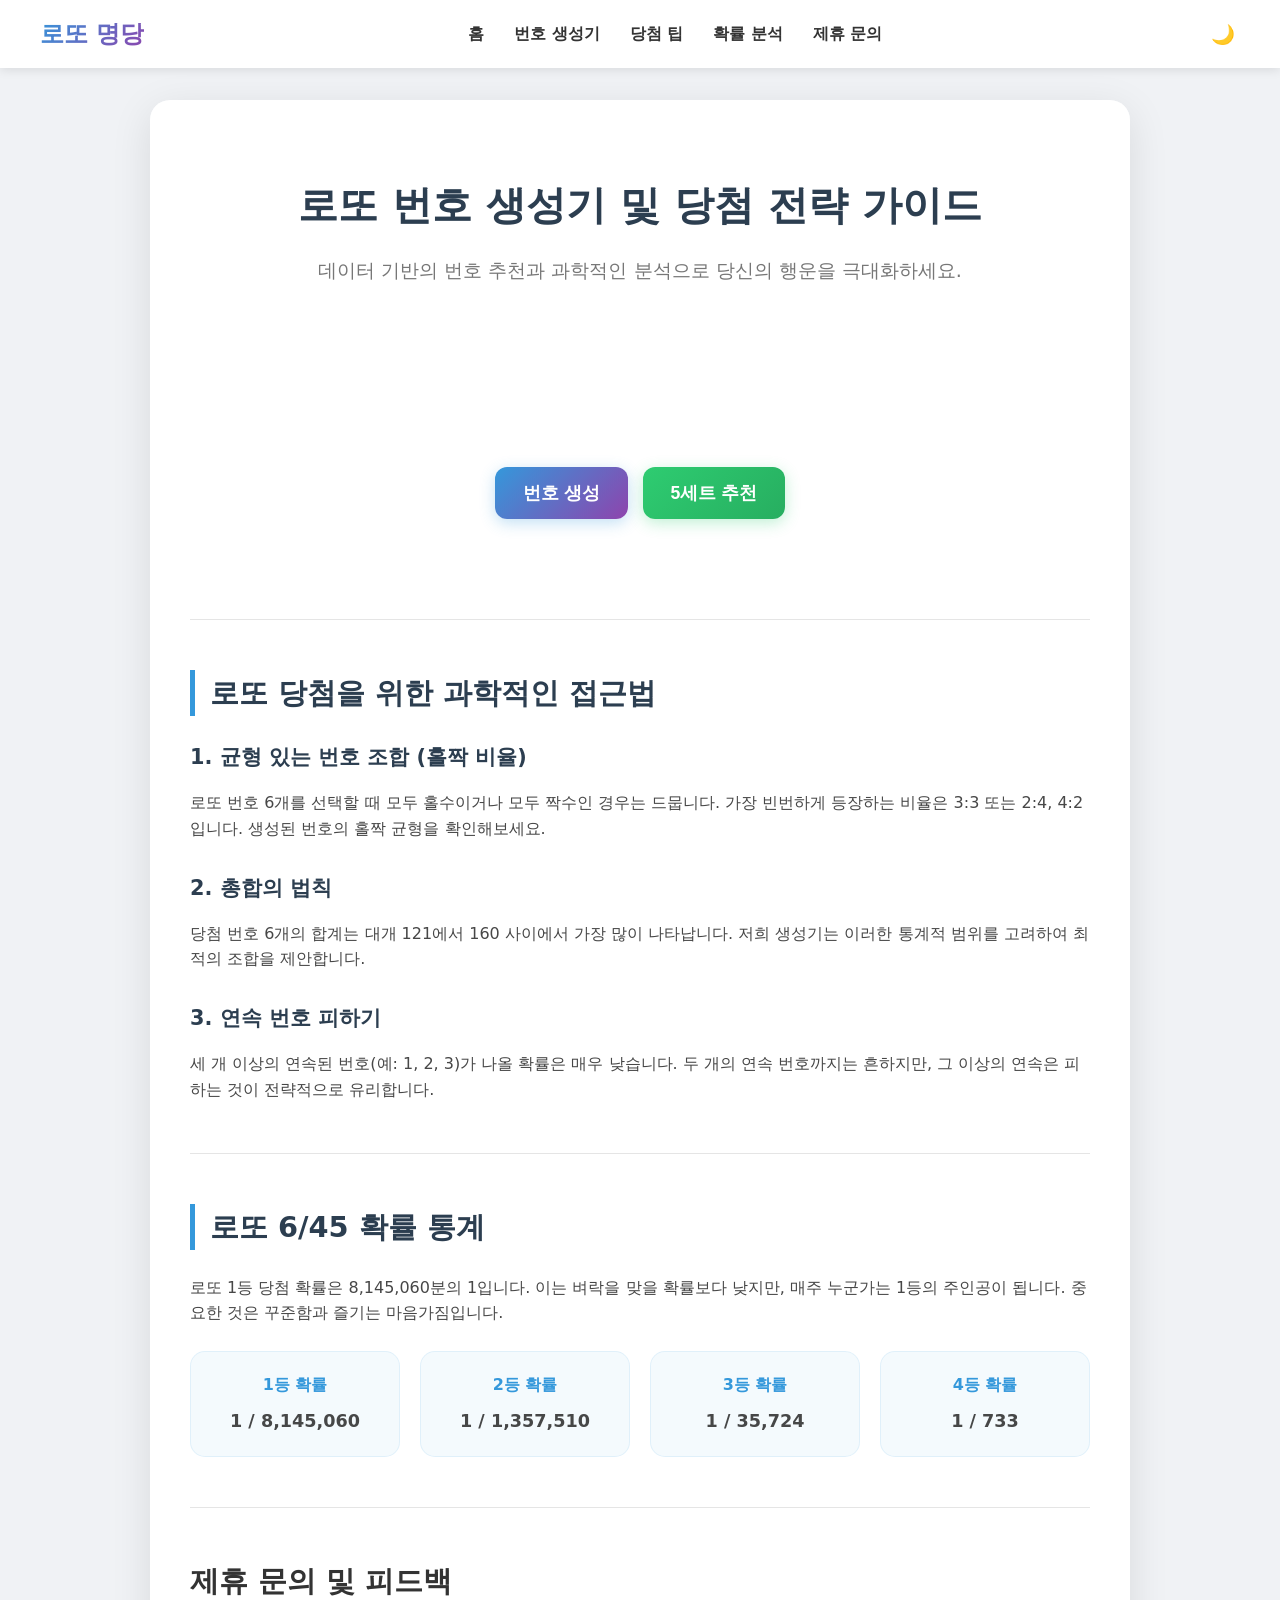
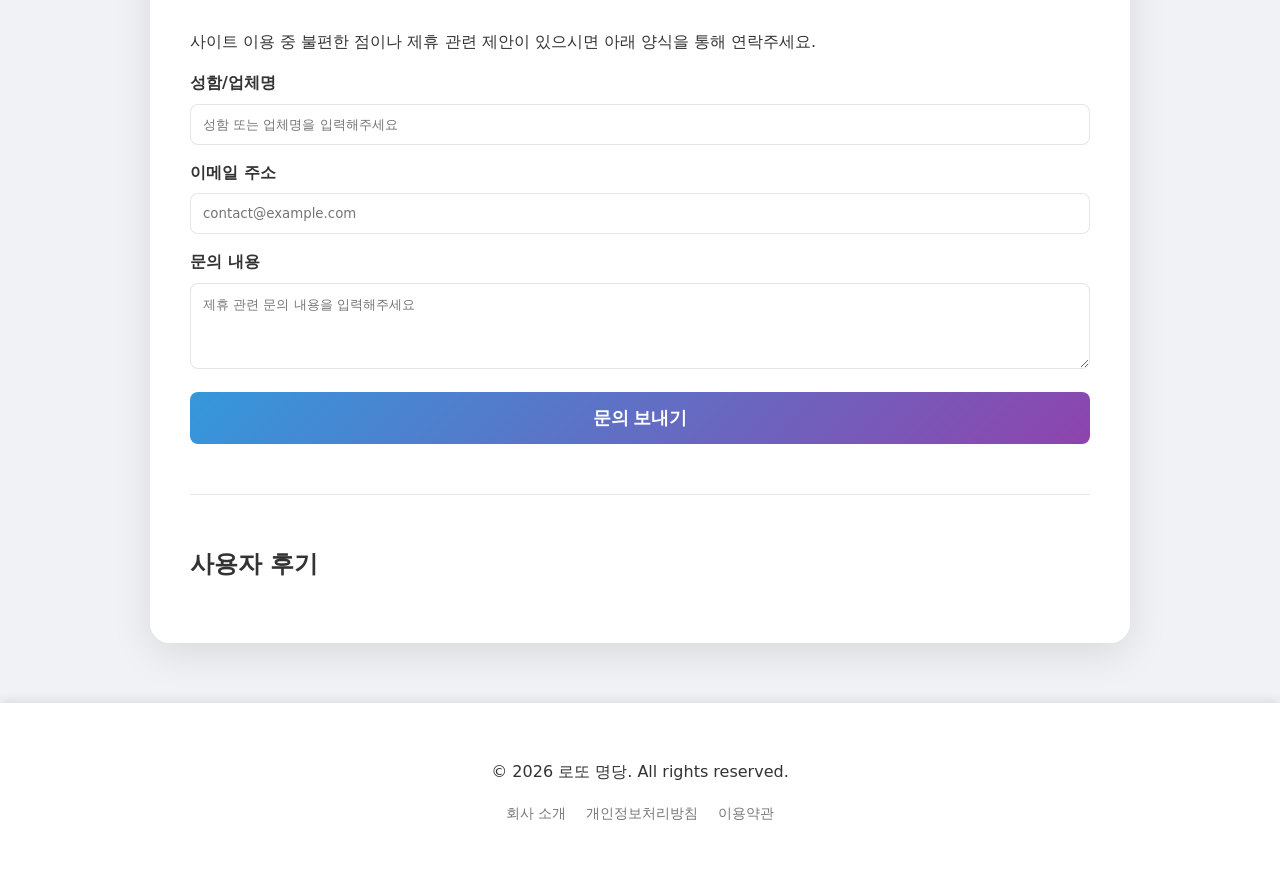
<file: index.html>
<!DOCTYPE html>
<html lang="en">
<head>
    <meta charset="UTF-8">
    <meta name="viewport" content="width=device-width, initial-scale=1.0">
    <title>로또 번호 생성기</title>
    <link rel="stylesheet" href="style.css">
    <meta name="google-adsense-account" content="ca-pub-5962587491626734">
    <script async src="https://pagead2.googlesyndication.com/pagead/js/adsbygoogle.js?client=ca-pub-5962587491626734"
     crossorigin="anonymous"></script>
</head>
<body>
    <header>
        <nav class="navbar">
            <div class="logo">로또 명당</div>
            <ul class="nav-links">
                <li><a href="#home">홈</a></li>
                <li><a href="#generator">번호 생성기</a></li>
                <li><a href="#tips">당첨 팁</a></li>
                <li><a href="#stats">확률 분석</a></li>
                <li><a href="#partnership">제휴 문의</a></li>
            </ul>
            <div class="theme-toggle">
                <button id="theme-button">🌙</button>
            </div>
        </nav>
    </header>

    <div class="container" id="home">
        <section id="hero" class="hero-section">
            <h1>로또 번호 생성기 및 당첨 전략 가이드</h1>
            <p>데이터 기반의 번호 추천과 과학적인 분석으로 당신의 행운을 극대화하세요.</p>
        </section>

        <section id="generator" class="tool-section">
            <div id="lotto-balls-container"></div>
            <div class="button-group">
                <button id="generate-button">번호 생성</button>
                <button id="recommend-button">5세트 추천</button>
            </div>
            <div id="recommend-container"></div>
        </section>

        <hr class="divider">

        <section id="tips" class="content-section">
            <h2>로또 당첨을 위한 과학적인 접근법</h2>
            <article>
                <h3>1. 균형 있는 번호 조합 (홀짝 비율)</h3>
                <p>로또 번호 6개를 선택할 때 모두 홀수이거나 모두 짝수인 경우는 드뭅니다. 가장 빈번하게 등장하는 비율은 3:3 또는 2:4, 4:2입니다. 생성된 번호의 홀짝 균형을 확인해보세요.</p>
            </article>
            <article>
                <h3>2. 총합의 법칙</h3>
                <p>당첨 번호 6개의 합계는 대개 121에서 160 사이에서 가장 많이 나타납니다. 저희 생성기는 이러한 통계적 범위를 고려하여 최적의 조합을 제안합니다.</p>
            </article>
            <article>
                <h3>3. 연속 번호 피하기</h3>
                <p>세 개 이상의 연속된 번호(예: 1, 2, 3)가 나올 확률은 매우 낮습니다. 두 개의 연속 번호까지는 흔하지만, 그 이상의 연속은 피하는 것이 전략적으로 유리합니다.</p>
            </article>
        </section>

        <hr class="divider">

        <section id="stats" class="content-section">
            <h2>로또 6/45 확률 통계</h2>
            <p>로또 1등 당첨 확률은 8,145,060분의 1입니다. 이는 벼락을 맞을 확률보다 낮지만, 매주 누군가는 1등의 주인공이 됩니다. 중요한 것은 꾸준함과 즐기는 마음가짐입니다.</p>
            <div class="stats-grid">
                <div class="stat-card">
                    <h4>1등 확률</h4>
                    <p>1 / 8,145,060</p>
                </div>
                <div class="stat-card">
                    <h4>2등 확률</h4>
                    <p>1 / 1,357,510</p>
                </div>
                <div class="stat-card">
                    <h4>3등 확률</h4>
                    <p>1 / 35,724</p>
                </div>
                <div class="stat-card">
                    <h4>4등 확률</h4>
                    <p>1 / 733</p>
                </div>
            </div>
        </section>

        <hr class="divider">

        <section id="partnership" class="partnership-section">
            <h2>제휴 문의 및 피드백</h2>
            <p>사이트 이용 중 불편한 점이나 제휴 관련 제안이 있으시면 아래 양식을 통해 연락주세요.</p>
            <form action="https://formspree.io/f/mojkeayz" method="POST" id="partnership-form">
                <div class="form-group">
                    <label for="name">성함/업체명</label>
                    <input type="text" id="name" name="name" required placeholder="성함 또는 업체명을 입력해주세요">
                </div>
                <div class="form-group">
                    <label for="email">이메일 주소</label>
                    <input type="email" id="email" name="_replyto" required placeholder="contact@example.com">
                </div>
                <div class="form-group">
                    <label for="message">문의 내용</label>
                    <textarea id="message" name="message" required placeholder="제휴 관련 문의 내용을 입력해주세요" rows="4"></textarea>
                </div>
                <button type="submit" id="submit-button">문의 보내기</button>
            </form>
            <div id="form-status"></div>
        </section>

        <hr class="divider">

        <section class="comments-section">
            <h2>사용자 후기</h2>
            <div id="disqus_thread"></div>
            <script>
                (function() { 
                var d = document, s = d.createElement('script');
                s.src = 'https://productbuilder-lglnfsquis.disqus.com/embed.js';
                s.setAttribute('data-timestamp', +new Date());
                (d.head || d.body).appendChild(s);
                })();
            </script>
        </section>
    </div>

    <footer>
        <div class="footer-content">
            <p>&copy; 2026 로또 명당. All rights reserved.</p>
            <ul class="footer-links">
                <li><a href="about.html">회사 소개</a></li>
                <li><a href="privacy.html">개인정보처리방침</a></li>
                <li><a href="terms.html">이용약관</a></li>
            </ul>
        </div>
    </footer>

    <script src="main.js"></script>
</body>
</html>
</file>
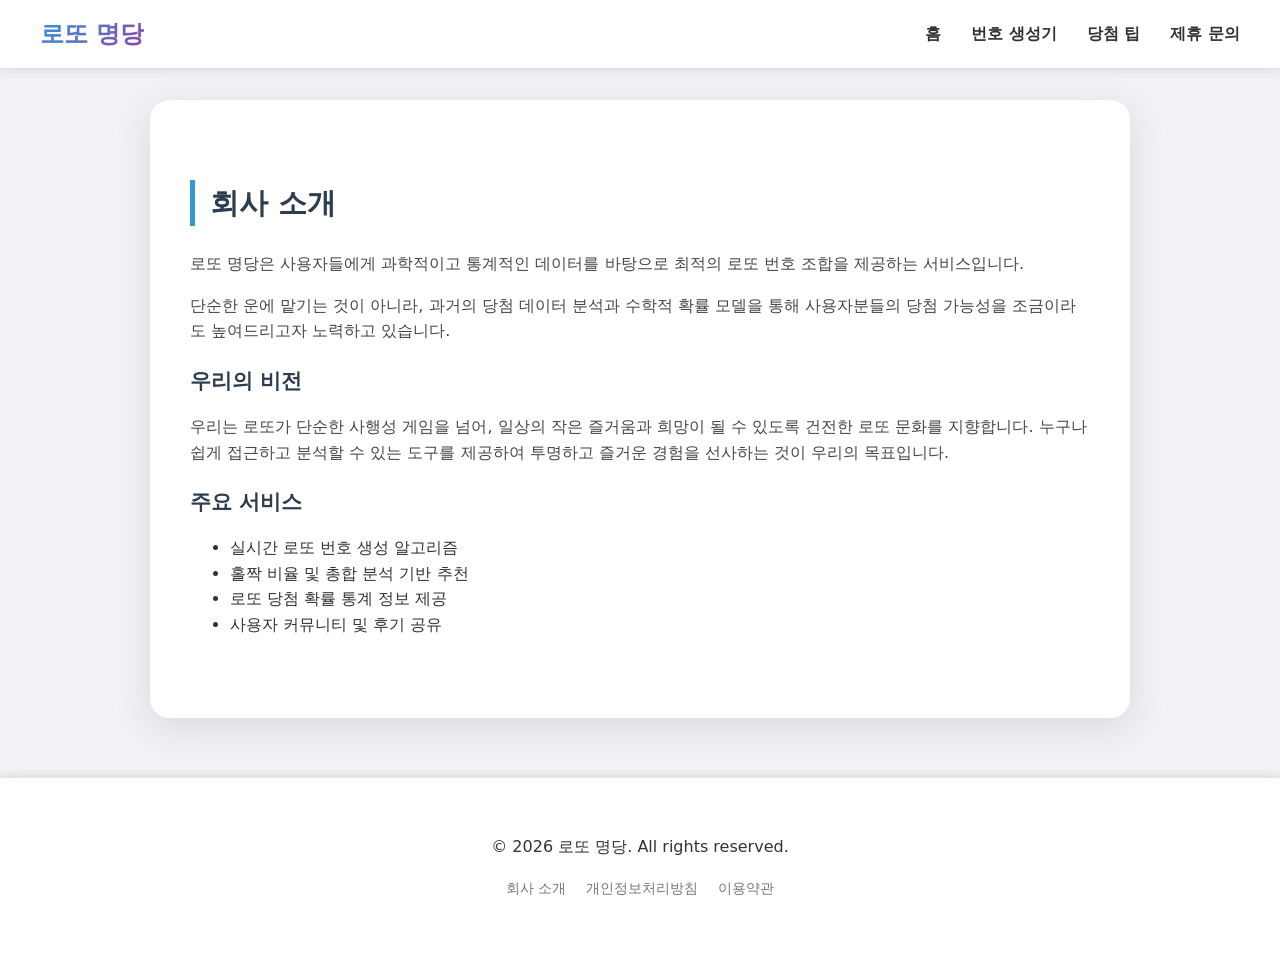
<file: about.html>
<!DOCTYPE html>
<html lang="en">
<head>
    <meta charset="UTF-8">
    <meta name="viewport" content="width=device-width, initial-scale=1.0">
    <title>회사 소개 - 로또 명당</title>
    <link rel="stylesheet" href="style.css">
</head>
<body>
    <header>
        <nav class="navbar">
            <div class="logo">로또 명당</div>
            <ul class="nav-links">
                <li><a href="index.html#home">홈</a></li>
                <li><a href="index.html#generator">번호 생성기</a></li>
                <li><a href="index.html#tips">당첨 팁</a></li>
                <li><a href="index.html#partnership">제휴 문의</a></li>
            </ul>
        </nav>
    </header>

    <div class="container">
        <section class="content-section">
            <h2>회사 소개</h2>
            <p>로또 명당은 사용자들에게 과학적이고 통계적인 데이터를 바탕으로 최적의 로또 번호 조합을 제공하는 서비스입니다.</p>
            <p>단순한 운에 맡기는 것이 아니라, 과거의 당첨 데이터 분석과 수학적 확률 모델을 통해 사용자분들의 당첨 가능성을 조금이라도 높여드리고자 노력하고 있습니다.</p>
            
            <h3>우리의 비전</h3>
            <p>우리는 로또가 단순한 사행성 게임을 넘어, 일상의 작은 즐거움과 희망이 될 수 있도록 건전한 로또 문화를 지향합니다. 누구나 쉽게 접근하고 분석할 수 있는 도구를 제공하여 투명하고 즐거운 경험을 선사하는 것이 우리의 목표입니다.</p>

            <h3>주요 서비스</h3>
            <ul>
                <li>실시간 로또 번호 생성 알고리즘</li>
                <li>홀짝 비율 및 총합 분석 기반 추천</li>
                <li>로또 당첨 확률 통계 정보 제공</li>
                <li>사용자 커뮤니티 및 후기 공유</li>
            </ul>
        </section>
    </div>

    <footer>
        <div class="footer-content">
            <p>&copy; 2026 로또 명당. All rights reserved.</p>
            <ul class="footer-links">
                <li><a href="about.html">회사 소개</a></li>
                <li><a href="privacy.html">개인정보처리방침</a></li>
                <li><a href="terms.html">이용약관</a></li>
            </ul>
        </div>
    </footer>
</body>
</html>
</file>
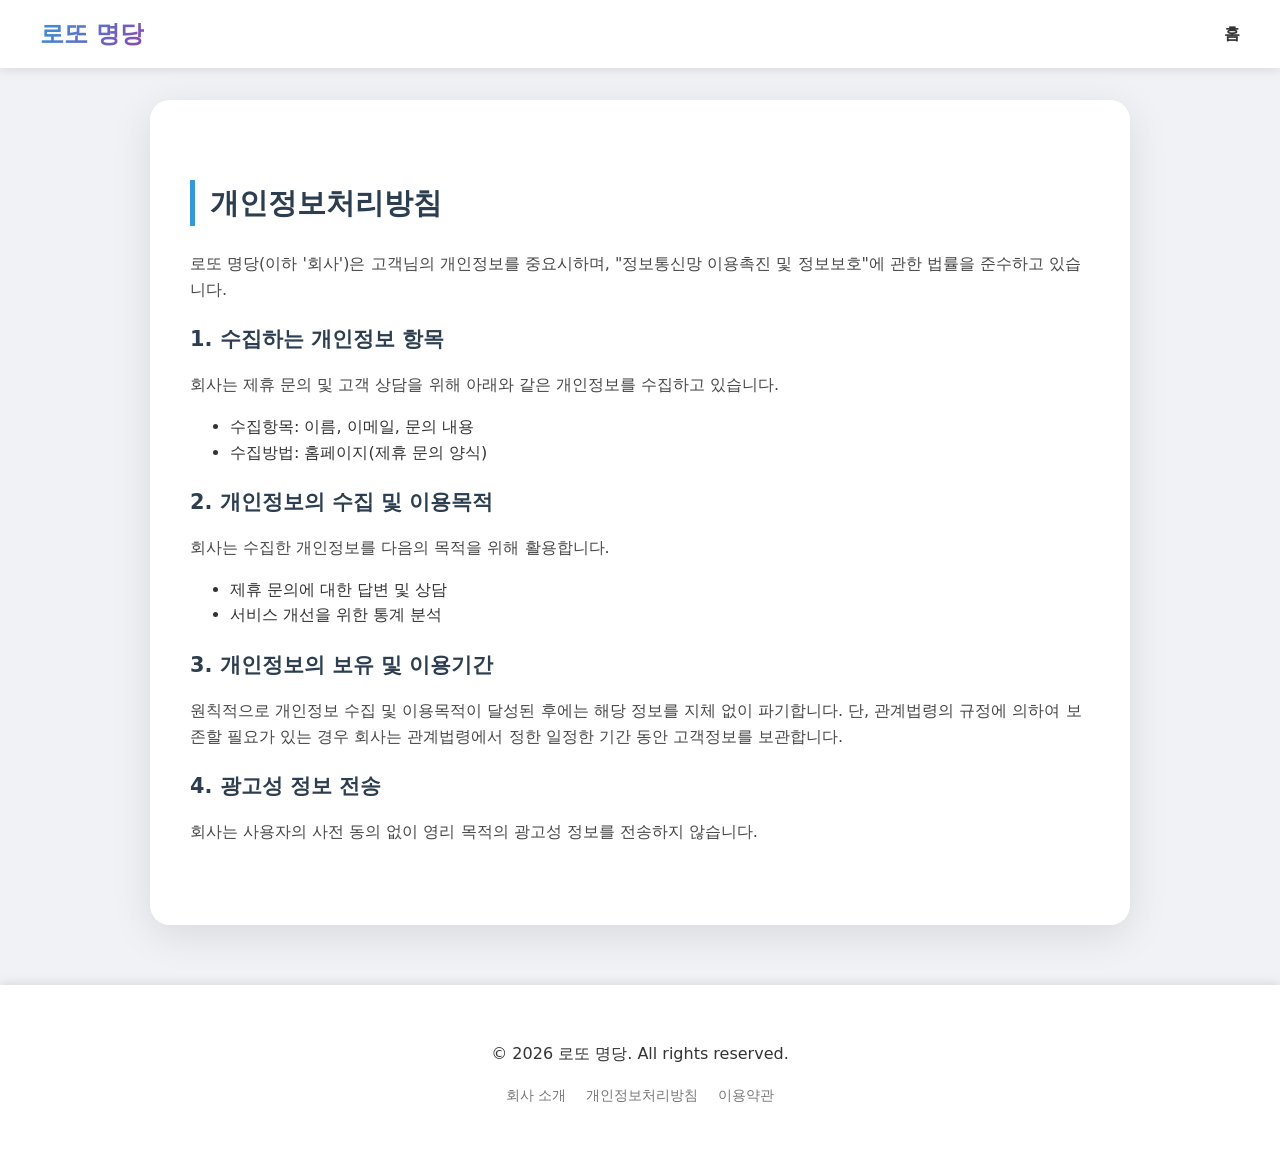
<file: privacy.html>
<!DOCTYPE html>
<html lang="en">
<head>
    <meta charset="UTF-8">
    <meta name="viewport" content="width=device-width, initial-scale=1.0">
    <title>개인정보처리방침 - 로또 명당</title>
    <link rel="stylesheet" href="style.css">
</head>
<body>
    <header>
        <nav class="navbar">
            <div class="logo">로또 명당</div>
            <ul class="nav-links">
                <li><a href="index.html">홈</a></li>
            </ul>
        </nav>
    </header>

    <div class="container">
        <section class="content-section">
            <h2>개인정보처리방침</h2>
            <p>로또 명당(이하 '회사')은 고객님의 개인정보를 중요시하며, "정보통신망 이용촉진 및 정보보호"에 관한 법률을 준수하고 있습니다.</p>
            
            <h3>1. 수집하는 개인정보 항목</h3>
            <p>회사는 제휴 문의 및 고객 상담을 위해 아래와 같은 개인정보를 수집하고 있습니다.</p>
            <ul>
                <li>수집항목: 이름, 이메일, 문의 내용</li>
                <li>수집방법: 홈페이지(제휴 문의 양식)</li>
            </ul>

            <h3>2. 개인정보의 수집 및 이용목적</h3>
            <p>회사는 수집한 개인정보를 다음의 목적을 위해 활용합니다.</p>
            <ul>
                <li>제휴 문의에 대한 답변 및 상담</li>
                <li>서비스 개선을 위한 통계 분석</li>
            </ul>

            <h3>3. 개인정보의 보유 및 이용기간</h3>
            <p>원칙적으로 개인정보 수집 및 이용목적이 달성된 후에는 해당 정보를 지체 없이 파기합니다. 단, 관계법령의 규정에 의하여 보존할 필요가 있는 경우 회사는 관계법령에서 정한 일정한 기간 동안 고객정보를 보관합니다.</p>

            <h3>4. 광고성 정보 전송</h3>
            <p>회사는 사용자의 사전 동의 없이 영리 목적의 광고성 정보를 전송하지 않습니다.</p>
        </section>
    </div>

    <footer>
        <div class="footer-content">
            <p>&copy; 2026 로또 명당. All rights reserved.</p>
            <ul class="footer-links">
                <li><a href="about.html">회사 소개</a></li>
                <li><a href="privacy.html">개인정보처리방침</a></li>
                <li><a href="terms.html">이용약관</a></li>
            </ul>
        </div>
    </footer>
</body>
</html>
</file>
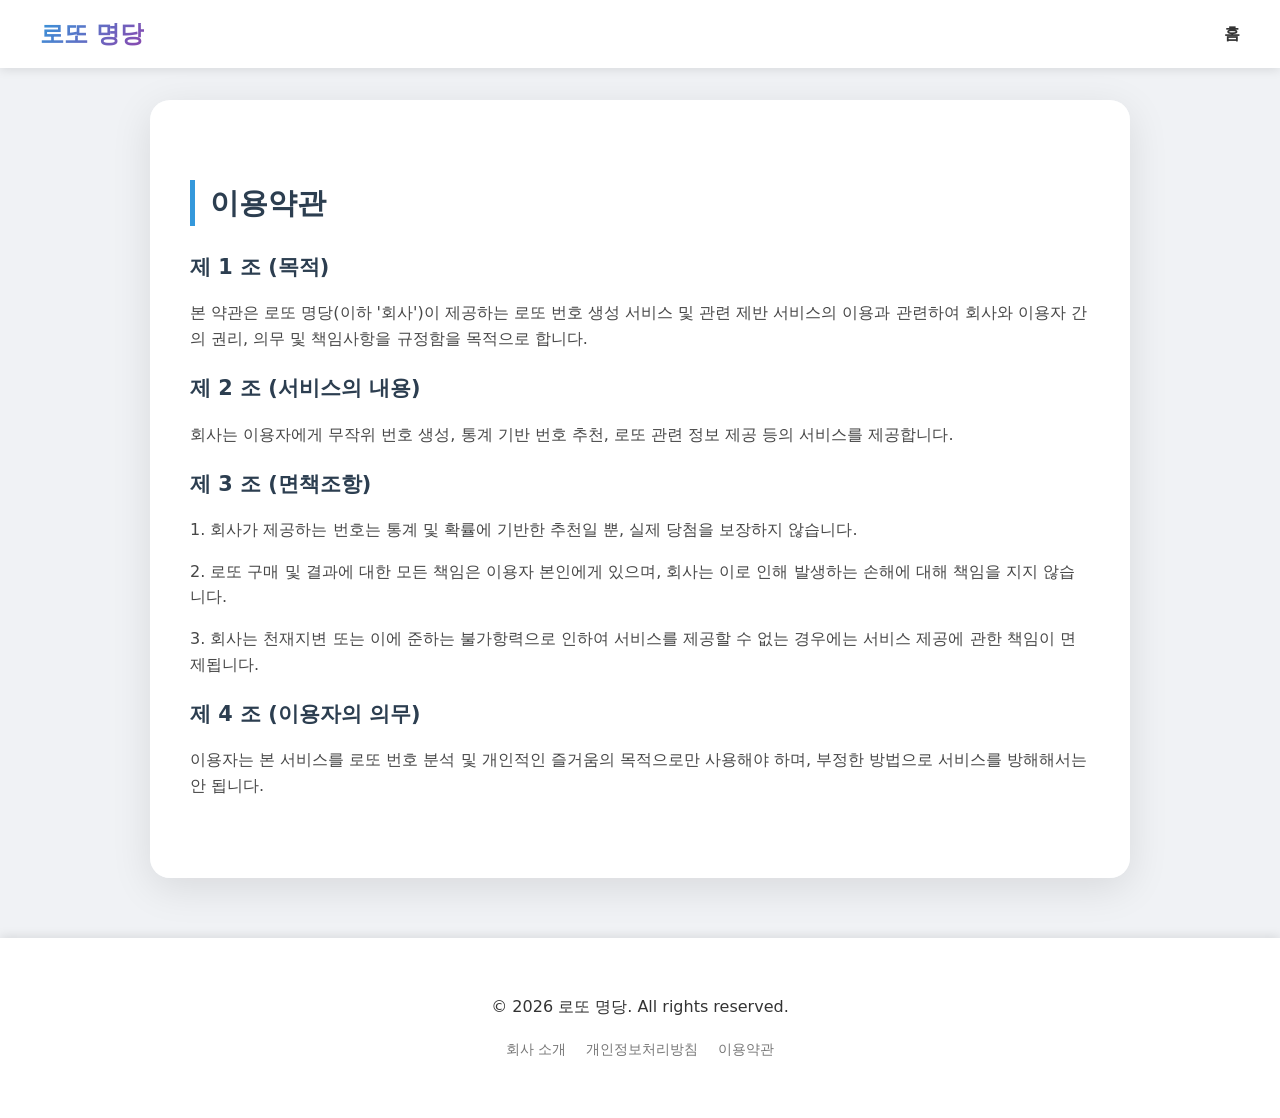
<file: terms.html>
<!DOCTYPE html>
<html lang="en">
<head>
    <meta charset="UTF-8">
    <meta name="viewport" content="width=device-width, initial-scale=1.0">
    <title>이용약관 - 로또 명당</title>
    <link rel="stylesheet" href="style.css">
</head>
<body>
    <header>
        <nav class="navbar">
            <div class="logo">로또 명당</div>
            <ul class="nav-links">
                <li><a href="index.html">홈</a></li>
            </ul>
        </nav>
    </header>

    <div class="container">
        <section class="content-section">
            <h2>이용약관</h2>
            <h3>제 1 조 (목적)</h3>
            <p>본 약관은 로또 명당(이하 '회사')이 제공하는 로또 번호 생성 서비스 및 관련 제반 서비스의 이용과 관련하여 회사와 이용자 간의 권리, 의무 및 책임사항을 규정함을 목적으로 합니다.</p>

            <h3>제 2 조 (서비스의 내용)</h3>
            <p>회사는 이용자에게 무작위 번호 생성, 통계 기반 번호 추천, 로또 관련 정보 제공 등의 서비스를 제공합니다.</p>

            <h3>제 3 조 (면책조항)</h3>
            <p>1. 회사가 제공하는 번호는 통계 및 확률에 기반한 추천일 뿐, 실제 당첨을 보장하지 않습니다.</p>
            <p>2. 로또 구매 및 결과에 대한 모든 책임은 이용자 본인에게 있으며, 회사는 이로 인해 발생하는 손해에 대해 책임을 지지 않습니다.</p>
            <p>3. 회사는 천재지변 또는 이에 준하는 불가항력으로 인하여 서비스를 제공할 수 없는 경우에는 서비스 제공에 관한 책임이 면제됩니다.</p>

            <h3>제 4 조 (이용자의 의무)</h3>
            <p>이용자는 본 서비스를 로또 번호 분석 및 개인적인 즐거움의 목적으로만 사용해야 하며, 부정한 방법으로 서비스를 방해해서는 안 됩니다.</p>
        </section>
    </div>

    <footer>
        <div class="footer-content">
            <p>&copy; 2026 로또 명당. All rights reserved.</p>
            <ul class="footer-links">
                <li><a href="about.html">회사 소개</a></li>
                <li><a href="privacy.html">개인정보처리방침</a></li>
                <li><a href="terms.html">이용약관</a></li>
            </ul>
        </div>
    </footer>
</body>
</html>
</file>
<file: style.css>
:root {
    --bg-color: #f0f2f5;
    --container-bg: rgba(255, 255, 255, 0.95);
    --text-color: #333;
    --heading-color: #2c3e50;
    --shadow-color: rgba(0, 0, 0, 0.1);
    --accent-gradient: linear-gradient(135deg, #3498db, #8e44ad);
    --nav-bg: #ffffff;
}

[data-theme="dark"] {
    --bg-color: #121212;
    --container-bg: rgba(30, 30, 30, 0.95);
    --text-color: #e0e0e0;
    --heading-color: #ffffff;
    --shadow-color: rgba(0, 0, 0, 0.6);
    --nav-bg: #1e1e1e;
}

body {
    font-family: 'Pretendard', -apple-system, BlinkMacSystemFont, system-ui, Roboto, 'Helvetica Neue', 'Segoe UI', 'Apple SD Gothic Neo', 'Noto Sans KR', 'Malgun Gothic', sans-serif;
    background-color: var(--bg-color);
    color: var(--text-color);
    margin: 0;
    line-height: 1.6;
    transition: background-color 0.3s ease, color 0.3s ease;
}

/* Header & Navigation */
header {
    position: fixed;
    top: 0;
    left: 0;
    width: 100%;
    z-index: 1000;
    background-color: var(--nav-bg);
    box-shadow: 0 2px 10px var(--shadow-color);
    transition: background-color 0.3s ease;
}

.navbar {
    display: flex;
    justify-content: space-between;
    align-items: center;
    max-width: 1200px;
    margin: 0 auto;
    padding: 15px 20px;
}

.logo {
    font-size: 1.5rem;
    font-weight: 800;
    background: var(--accent-gradient);
    -webkit-background-clip: text;
    -webkit-text-fill-color: transparent;
}

.nav-links {
    display: flex;
    list-style: none;
    gap: 30px;
    margin: 0;
    padding: 0;
}

.nav-links a {
    text-decoration: none;
    color: var(--text-color);
    font-weight: 600;
    font-size: 1rem;
    transition: color 0.3s ease;
}

.nav-links a:hover {
    color: #3498db;
}

.container {
    max-width: 900px;
    margin: 100px auto 40px;
    padding: 40px;
    background-color: var(--container-bg);
    border-radius: 20px;
    box-shadow: 0 10px 40px var(--shadow-color);
    backdrop-filter: blur(10px);
}

/* Hero Section */
.hero-section {
    text-align: center;
    margin-bottom: 50px;
}

.hero-section h1 {
    font-size: 2.5rem;
    color: var(--heading-color);
    margin-bottom: 15px;
}

.hero-section p {
    font-size: 1.2rem;
    color: #777;
}

[data-theme="dark"] .hero-section p {
    color: #aaa;
}

/* Tool Section */
.tool-section {
    padding: 20px 0;
}

#lotto-balls-container {
    display: flex;
    justify-content: center;
    gap: 15px;
    margin-bottom: 30px;
    flex-wrap: wrap;
    min-height: 80px;
}

.button-group {
    display: flex;
    justify-content: center;
    gap: 15px;
    margin-bottom: 30px;
    flex-wrap: wrap;
}

#generate-button, #recommend-button {
    background: var(--accent-gradient);
    color: #fff;
    border: none;
    padding: 14px 28px;
    font-size: 1.1rem;
    font-weight: 600;
    border-radius: 12px;
    cursor: pointer;
    transition: all 0.3s ease;
    box-shadow: 0 4px 15px rgba(52, 152, 219, 0.3);
}

#recommend-button {
    background: linear-gradient(135deg, #2ecc71, #27ae60);
    box-shadow: 0 4px 15px rgba(46, 204, 113, 0.3);
}

#generate-button:hover, #recommend-button:hover {
    transform: translateY(-3px);
    filter: brightness(1.1);
}

#recommend-container {
    display: flex;
    flex-direction: column;
    gap: 12px;
}

.recommend-set {
    display: flex;
    justify-content: center;
    gap: 10px;
    padding: 12px;
    border-radius: 12px;
    background-color: rgba(0, 0, 0, 0.03);
    flex-wrap: wrap;
}

[data-theme="dark"] .recommend-set {
    background-color: rgba(255, 255, 255, 0.03);
}

/* Content Sections */
.content-section {
    margin: 40px 0;
    text-align: left;
}

.content-section h2 {
    font-size: 1.8rem;
    margin-bottom: 25px;
    border-left: 5px solid #3498db;
    padding-left: 15px;
    color: var(--heading-color);
}

.content-section article {
    margin-bottom: 30px;
}

.content-section h3 {
    font-size: 1.3rem;
    color: var(--heading-color);
    margin-bottom: 10px;
}

.content-section p {
    color: var(--text-color);
    opacity: 0.9;
}

/* Stats Grid */
.stats-grid {
    display: grid;
    grid-template-columns: repeat(auto-fit, minmax(150px, 1fr));
    gap: 20px;
    margin-top: 25px;
}

.stat-card {
    background-color: rgba(52, 152, 219, 0.05);
    padding: 20px;
    border-radius: 15px;
    text-align: center;
    border: 1px solid rgba(52, 152, 219, 0.1);
}

.stat-card h4 {
    margin: 0 0 10px 0;
    font-size: 1rem;
    color: #3498db;
}

.stat-card p {
    margin: 0;
    font-weight: 700;
    font-size: 1.1rem;
}

/* Partnership Form */
.partnership-section {
    text-align: left;
}

.partnership-section h2 {
    font-size: 1.8rem;
    margin-bottom: 25px;
}

.form-group {
    margin-bottom: 15px;
}

.form-group label {
    display: block;
    margin-bottom: 8px;
    font-weight: 600;
}

.form-group input, .form-group textarea {
    width: 100%;
    padding: 12px;
    border: 1px solid rgba(0, 0, 0, 0.1);
    border-radius: 8px;
    background-color: #fff;
    color: #333;
    font-family: inherit;
    box-sizing: border-box;
}

[data-theme="dark"] .form-group input, [data-theme="dark"] .form-group textarea {
    background-color: #2c2c2c;
    border-color: #444;
    color: #eee;
}

#submit-button {
    width: 100%;
    padding: 14px;
    background: var(--accent-gradient);
    color: #fff;
    border: none;
    border-radius: 8px;
    font-size: 1.1rem;
    font-weight: 600;
    cursor: pointer;
    transition: transform 0.2s;
}

#submit-button:hover {
    transform: scale(1.02);
}

/* Footer */
footer {
    background-color: var(--nav-bg);
    padding: 40px 20px;
    margin-top: 60px;
    box-shadow: 0 -2px 10px var(--shadow-color);
}

.footer-content {
    max-width: 1200px;
    margin: 0 auto;
    text-align: center;
}

.footer-links {
    list-style: none;
    padding: 0;
    display: flex;
    justify-content: center;
    gap: 20px;
    margin-top: 15px;
}

.footer-links a {
    text-decoration: none;
    color: #777;
    font-size: 0.9rem;
}

.footer-links a:hover {
    color: #3498db;
}

.divider {
    border: 0;
    height: 1px;
    background-color: rgba(0, 0, 0, 0.1);
    margin: 50px 0;
}

[data-theme="dark"] .divider {
    background-color: rgba(255, 255, 255, 0.1);
}

#theme-button {
    background: none;
    border: none;
    font-size: 1.2rem;
    cursor: pointer;
    padding: 5px;
}

@media (max-width: 768px) {
    .nav-links {
        display: none;
    }

    .container {
        margin-top: 80px;
        padding: 20px;
    }

    .hero-section h1 {
        font-size: 1.8rem;
    }
}
</file>
